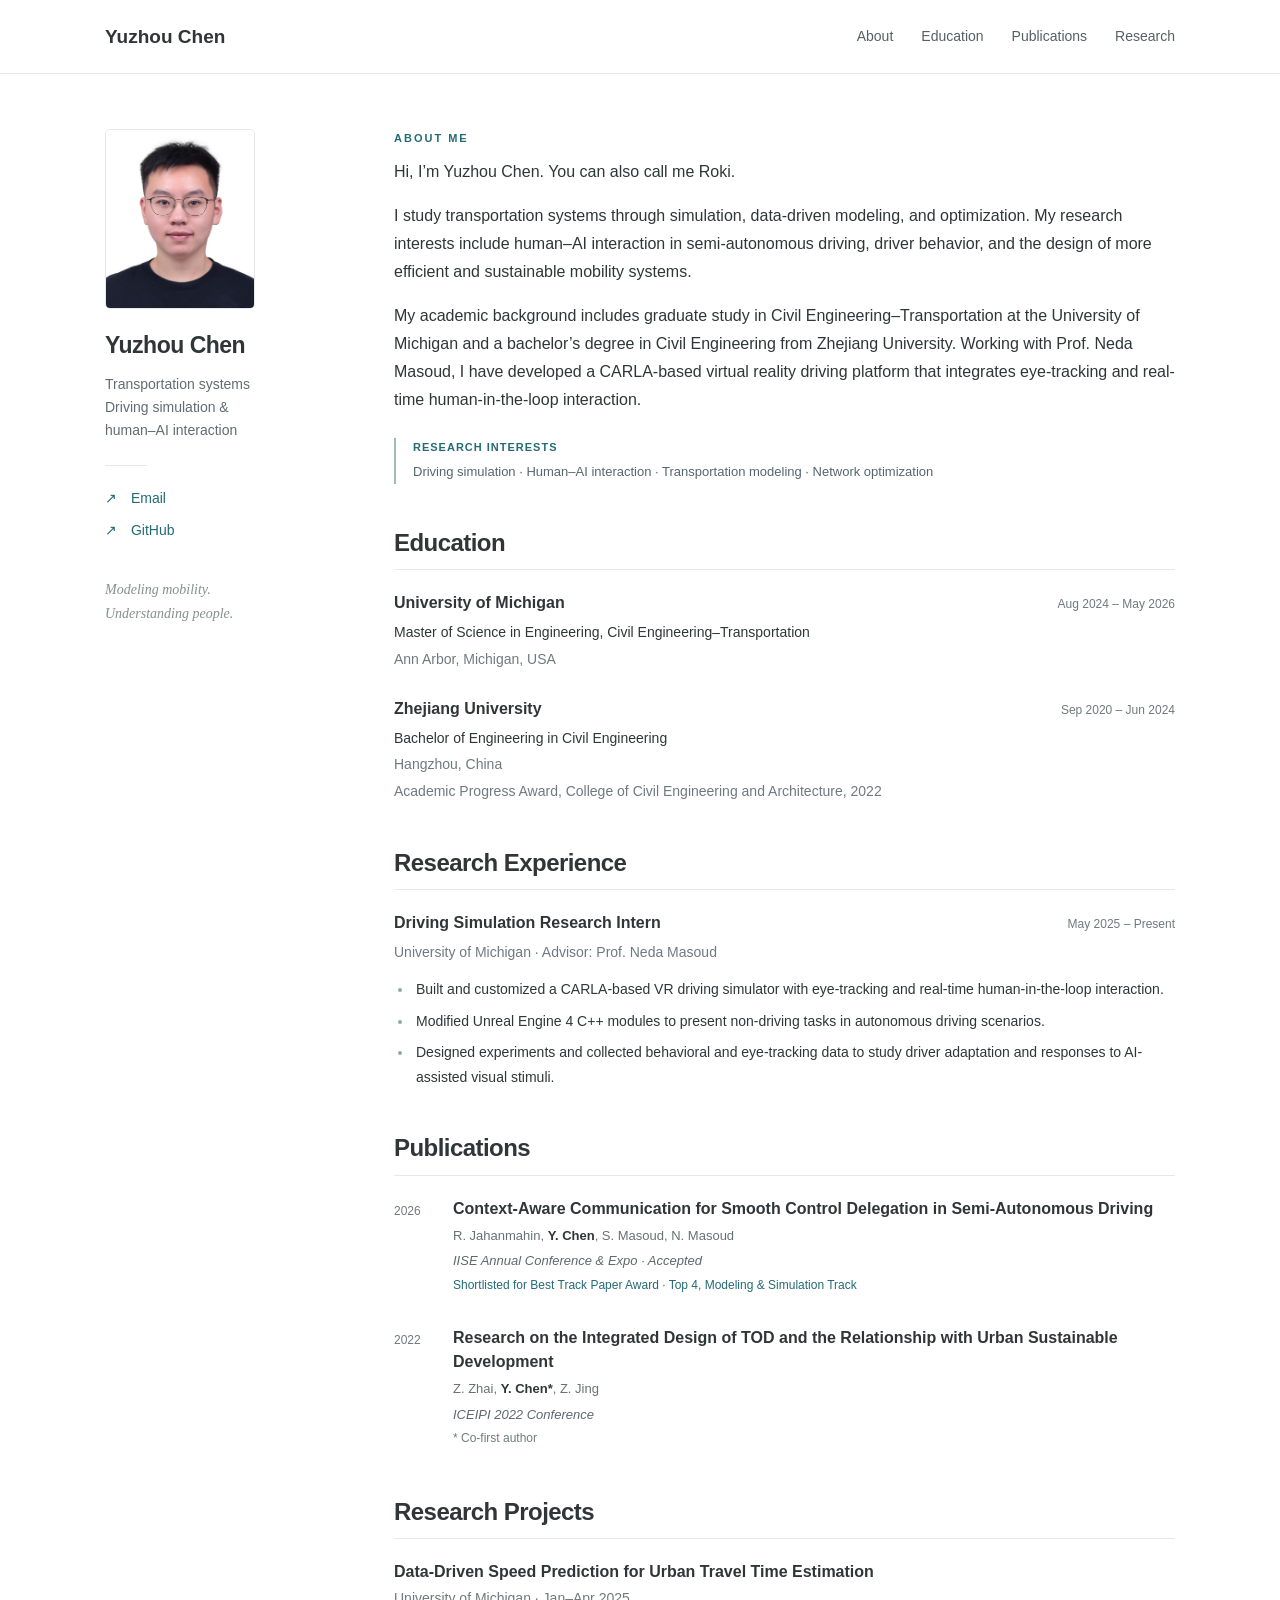
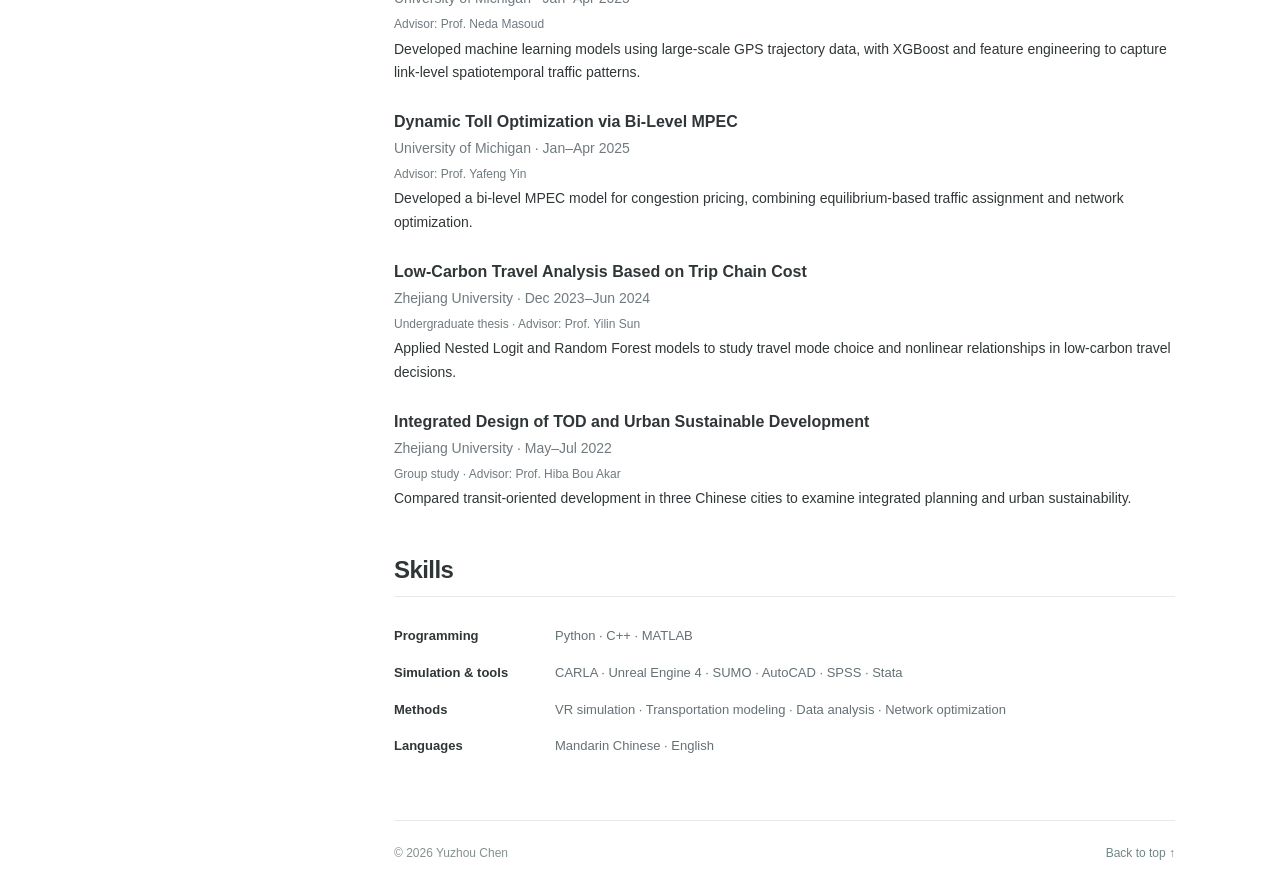
<file: index.html>
<!doctype html>
<html lang="en"><head><meta charset="utf-8"><meta name="viewport" content="width=device-width, initial-scale=1"><title>Yuzhou Chen | Transportation Research</title><meta name="description" content="Yuzhou Chen — research in transportation systems, driving simulation, human–AI interaction, and network optimization."><meta name="theme-color" content="#ffffff"><link rel="stylesheet" href="style.css"></head>
<body><a class="skip" href="#main">Skip to content</a>
<header class="masthead"><div class="nav-wrap"><a class="brand" href="#about">Yuzhou Chen</a><nav aria-label="Main navigation"><a href="#about">About</a><a href="#education">Education</a><a href="#publications">Publications</a><a href="#research">Research</a></nav></div></header>
<div class="layout"><aside class="profile" aria-label="Profile"><img class="portrait" src="portrait.jpeg" alt="Yuzhou Chen (Roki)" width="150" height="180"><h1>Yuzhou Chen</h1><p class="profile-focus">Transportation systems<br>Driving simulation &amp;<br>human–AI interaction</p><div class="profile-rule"></div><a class="contact" href="mailto:oasiscyz@umich.edu"><span aria-hidden="true">↗</span> Email</a><a class="contact" href="https://github.com/RokiChencyz"><span aria-hidden="true">↗</span> GitHub</a><p class="profile-note">Modeling mobility.<br>Understanding people.</p></aside>
<main id="main"><section id="about" class="intro"><p class="eyebrow">ABOUT ME</p><p class="greeting">Hi, I’m Yuzhou Chen. You can also call me Roki.</p><p>I study transportation systems through simulation, data-driven modeling, and optimization. My research interests include human–AI interaction in semi-autonomous driving, driver behavior, and the design of more efficient and sustainable mobility systems.</p><p>My academic background includes graduate study in Civil Engineering–Transportation at the University of Michigan and a bachelor’s degree in Civil Engineering from Zhejiang University. Working with Prof. Neda Masoud, I have developed a CARLA-based virtual reality driving platform that integrates eye-tracking and real-time human-in-the-loop interaction.</p><div class="interest-line"><span>Research interests</span> Driving simulation · Human–AI interaction · Transportation modeling · Network optimization</div></section>
<section id="education"><h2 class="section-title">Education</h2><article class="entry"><div class="entry-top"><h3>University of Michigan</h3><span class="date">Aug 2024 – May 2026</span></div><p>Master of Science in Engineering, Civil Engineering–Transportation</p><p class="meta">Ann Arbor, Michigan, USA</p></article><article class="entry"><div class="entry-top"><h3>Zhejiang University</h3><span class="date">Sep 2020 – Jun 2024</span></div><p>Bachelor of Engineering in Civil Engineering</p><p class="meta">Hangzhou, China</p><p class="detail">Academic Progress Award, College of Civil Engineering and Architecture, 2022</p></article></section>
<section id="experience"><h2 class="section-title">Research Experience</h2><article class="entry"><div class="entry-top"><h3>Driving Simulation Research Intern</h3><span class="date">May 2025 – Present</span></div><p class="meta">University of Michigan · Advisor: Prof. Neda Masoud</p><ul><li>Built and customized a CARLA-based VR driving simulator with eye-tracking and real-time human-in-the-loop interaction.</li><li>Modified Unreal Engine 4 C++ modules to present non-driving tasks in autonomous driving scenarios.</li><li>Designed experiments and collected behavioral and eye-tracking data to study driver adaptation and responses to AI-assisted visual stimuli.</li></ul></article></section>
<section id="publications"><h2 class="section-title">Publications</h2><article class="publication"><span class="pub-year">2026</span><div><h3>Context-Aware Communication for Smooth Control Delegation in Semi-Autonomous Driving</h3><p class="authors">R. Jahanmahin, <strong>Y. Chen</strong>, S. Masoud, N. Masoud</p><p class="venue">IISE Annual Conference &amp; Expo · Accepted</p><p class="award">Shortlisted for Best Track Paper Award · Top 4, Modeling &amp; Simulation Track</p></div></article><article class="publication"><span class="pub-year">2022</span><div><h3>Research on the Integrated Design of TOD and the Relationship with Urban Sustainable Development</h3><p class="authors">Z. Zhai, <strong>Y. Chen*</strong>, Z. Jing</p><p class="venue">ICEIPI 2022 Conference</p><p class="detail">* Co-first author</p></div></article></section>
<section id="research"><h2 class="section-title">Research Projects</h2><article class="entry"><h3>Data-Driven Speed Prediction for Urban Travel Time Estimation</h3><p class="meta">University of Michigan · Jan–Apr 2025</p><p class="advisor">Advisor: Prof. Neda Masoud</p><p>Developed machine learning models using large-scale GPS trajectory data, with XGBoost and feature engineering to capture link-level spatiotemporal traffic patterns.</p></article><article class="entry"><h3>Dynamic Toll Optimization via Bi-Level MPEC</h3><p class="meta">University of Michigan · Jan–Apr 2025</p><p class="advisor">Advisor: Prof. Yafeng Yin</p><p>Developed a bi-level MPEC model for congestion pricing, combining equilibrium-based traffic assignment and network optimization.</p></article><article class="entry"><h3>Low-Carbon Travel Analysis Based on Trip Chain Cost</h3><p class="meta">Zhejiang University · Dec 2023–Jun 2024</p><p class="advisor">Undergraduate thesis · Advisor: Prof. Yilin Sun</p><p>Applied Nested Logit and Random Forest models to study travel mode choice and nonlinear relationships in low-carbon travel decisions.</p></article><article class="entry"><h3>Integrated Design of TOD and Urban Sustainable Development</h3><p class="meta">Zhejiang University · May–Jul 2022</p><p class="advisor">Group study · Advisor: Prof. Hiba Bou Akar</p><p>Compared transit-oriented development in three Chinese cities to examine integrated planning and urban sustainability.</p></article></section>
<section id="skills"><h2 class="section-title">Skills</h2><dl class="skills"><div><dt>Programming</dt><dd>Python · C++ · MATLAB</dd></div><div><dt>Simulation &amp; tools</dt><dd>CARLA · Unreal Engine 4 · SUMO · AutoCAD · SPSS · Stata</dd></div><div><dt>Methods</dt><dd>VR simulation · Transportation modeling · Data analysis · Network optimization</dd></div><div><dt>Languages</dt><dd>Mandarin Chinese · English</dd></div></dl></section>
<footer>© 2026 Yuzhou Chen <a href="#about">Back to top ↑</a></footer></main></div></body></html>
</file>
<file: style.css>
:root{--ink:#303638;--muted:#707a7e;--line:#e5e9e9;--accent:#246b73}*{box-sizing:border-box}html{scroll-behavior:smooth;scroll-padding-top:95px}body{margin:0;color:var(--ink);background:#fff;font:16px/1.75 -apple-system,BlinkMacSystemFont,"Segoe UI",Arial,sans-serif}a{color:var(--accent);text-decoration:none}a:hover{text-decoration:underline}a:focus-visible{outline:2px solid var(--accent);outline-offset:5px}.skip{position:fixed;top:-60px;background:white;padding:10px;z-index:10}.skip:focus{top:0}.masthead{border-bottom:1px solid var(--line);background:#fffffff5;position:sticky;top:0;z-index:2}.nav-wrap{max-width:1130px;margin:auto;display:flex;justify-content:space-between;align-items:center;padding:20px 30px;gap:20px}.brand{font-size:19px;font-weight:650;color:var(--ink)}nav{display:flex;gap:28px}nav a{font-size:14px;color:#566064}.layout{display:grid;grid-template-columns:225px minmax(0,1fr);gap:64px;max-width:1130px;margin:auto;padding:55px 30px 0}.profile{position:sticky;top:125px;align-self:start}.monogram{width:116px;height:116px;display:flex;align-items:center;justify-content:center;background:#f0f5f4;border:1px solid #e1ebe8;border-radius:50%;font:38px Georgia,serif;color:#426b65;position:relative;letter-spacing:-2px}.monogram span{position:absolute;width:17px;height:17px;right:7px;bottom:7px;border-radius:50%;background:#799a91;border:4px solid white}.profile h1{font-size:23px;line-height:1.3;margin:22px 0 12px;letter-spacing:-.5px}.profile-focus{font-size:14px;line-height:1.65;margin:0;color:#616d71}.profile-rule{height:1px;background:var(--line);width:42px;margin:23px 0 17px}.contact{display:block;font-size:14px;line-height:2.25}.contact span{margin-right:10px}.profile-note{font:italic 14px/1.7 Georgia,serif;color:#84918e;margin-top:32px}main{min-width:0}.eyebrow{font-size:11px;letter-spacing:2px;font-weight:650;color:var(--accent);margin:0 0 9px}.intro h2{font:38px/1.25 Georgia,"Times New Roman",serif;letter-spacing:-.9px;margin:0 0 23px}.intro p:not(.eyebrow){margin:0 0 16px}.interest-line{font-size:13px;color:#56676a;line-height:1.8;border-left:2px solid #9abdb6;padding-left:17px;margin:24px 0 0}.interest-line span{display:block;font-size:11px;letter-spacing:1px;text-transform:uppercase;font-weight:650;color:var(--accent);margin-bottom:3px}section{margin:0 0 43px}.section-title{font-size:24px;font-weight:600;letter-spacing:-.55px;border-bottom:1px solid var(--line);padding-bottom:10px;margin:0 0 21px;line-height:1.35}.entry{margin-bottom:25px}.entry:last-child{margin-bottom:0}h3{font-size:16px;font-weight:650;line-height:1.5;margin:0 0 3px}.entry p{margin:3px 0;font-size:14px;line-height:1.7}.entry-top{display:flex;gap:18px;justify-content:space-between;align-items:baseline}.date{white-space:nowrap;font-size:12px;color:var(--muted)}.meta,.advisor{color:var(--muted)}.entry .advisor{font-size:12px}.detail{font-size:12px;color:var(--muted)}ul{padding-left:19px;font-size:14px;line-height:1.75;margin:12px 0 0}li{padding-left:3px;margin-bottom:7px}li::marker{color:#8caaa4}.publication{display:grid;grid-template-columns:42px 1fr;gap:17px;margin-bottom:27px}.pub-year{font-size:12px;color:var(--muted);padding-top:4px}.publication p{margin:4px 0;font-size:13px;line-height:1.65}.authors{color:#677174}.authors strong{font-weight:600;color:var(--ink)}.venue{font-style:italic;color:#5e696d}.publication .award{font-size:12px;color:var(--accent)}.publication .detail{font-size:12px}.skills{font-size:13px;margin:0}.skills div{display:grid;grid-template-columns:145px 1fr;gap:16px;padding:7px 0}.skills dt{font-weight:600}.skills dd{margin:0;color:#657175}footer{border-top:1px solid var(--line);padding:22px 0 30px;font-size:12px;color:#85908f;display:flex;justify-content:space-between;margin-top:55px}footer a{color:#708683}@media(min-width:1400px){.layout,.nav-wrap{max-width:1200px}.layout{gap:85px;grid-template-columns:235px minmax(0,1fr)}}@media(max-width:760px){.nav-wrap{padding:15px 22px;flex-wrap:wrap;gap:8px}nav{gap:20px}nav a{font-size:12px}.layout{display:block;padding:30px 22px 0}.profile{position:static;border-bottom:1px solid var(--line);padding-bottom:25px;margin-bottom:32px}.monogram{width:75px;height:75px;font-size:28px;float:left;margin-right:19px}.profile h1{padding-top:5px;margin:0 0 7px;font-size:22px}.profile-focus{font-size:12px}.profile-focus br{display:none}.profile-focus br:after{content:' '}.profile-rule,.profile-note{display:none}.contact{display:inline-block;margin:12px 20px 0 0}.profile:after{content:'';display:block;clear:both}.intro h2{font-size:32px}.intro p{font-size:15px}.entry-top{display:block}.date{display:block;margin-bottom:5px}.skills div{grid-template-columns:1fr;gap:1px}.publication{grid-template-columns:34px 1fr;gap:10px}.section-title{font-size:22px}section{margin-bottom:35px}}@media(prefers-reduced-motion:reduce){html{scroll-behavior:auto}}@media print{.masthead,.monogram,.profile-note,.skip,footer a{display:none}.layout{display:block;padding:0}.profile{position:static;margin-bottom:25px}.profile-rule{display:none}.contact{display:inline-block;margin-right:20px}body{font-size:11pt}section{break-inside:avoid}a{color:inherit}.section-title{font-size:18pt}}

/* Personal portrait and understated introduction. */
.portrait{display:block;width:150px;height:180px;object-fit:cover;object-position:center 32%;border-radius:5px;border:1px solid var(--line)}.intro .greeting{font:inherit;letter-spacing:normal;margin:0 0 16px}@media(max-width:760px){.portrait{width:83px;height:100px;float:left;margin-right:19px}.intro .greeting{font-size:15px}}@media print{.portrait{width:75px;height:90px;float:left;margin-right:20px}}
</file>
